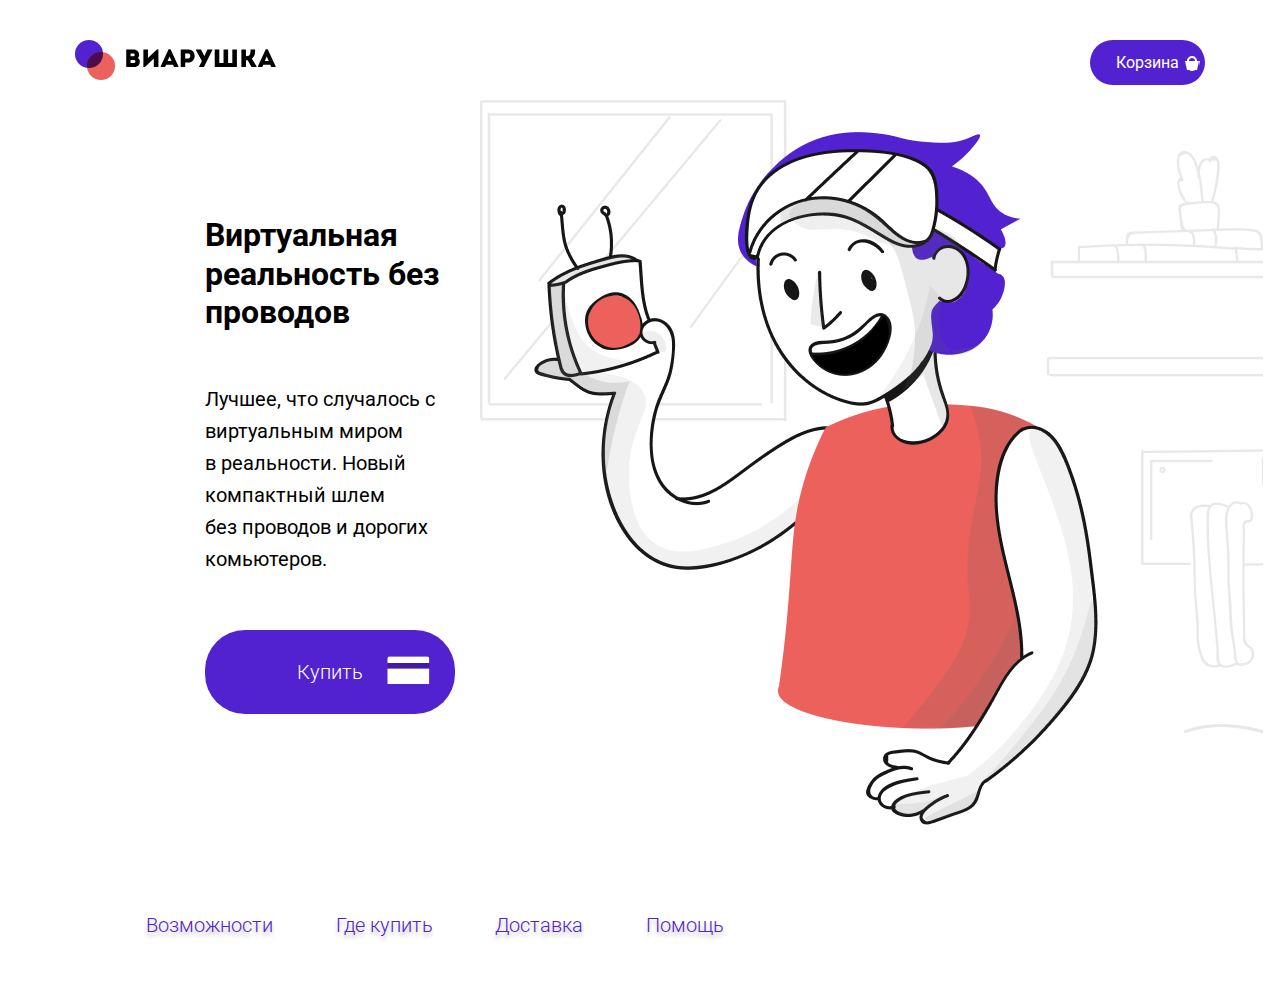
<file: index.html>
<!DOCTYPE html>
<html lang="en">

<head>
    <meta charset="UTF-8">
    <meta http-equiv="X-UA-Compatible" content="IE=edge">
    <meta name="viewport" content="width=device-width, initial-scale=1.0">
    <title>Document</title>
    <link rel="preconnect" href="https://fonts.googleapis.com">
    <link rel="preconnect" href="https://fonts.gstatic.com" crossorigin>
    <link href="https://fonts.googleapis.com/css2?family=Roboto&display=swap" rel="stylesheet">
    <link rel="stylesheet" href="style/normalize.css">
    <link rel="stylesheet" href="style/style.css">
</head>

<body>
    <header class="header">
        <div class="header__logo">
            <img src="assets/image/logo.svg" alt="Colors">
        </div>
        <div class="button">
            <button class="header__button">Корзина</button>
        </div>

    </header>
    <main class="main">
        <section class="main-banner">
            <div class="main-banner__description">
                <h1 class="main-banner__h1">Виртуальная реальность без проводов</h1>
                <p class="main-banner__p">Лучшее, что случалось с виртуальным миром в реальности. Новый компактный шлем
                    без проводов и дорогих
                    комьютеров.</p>
                <button class="botton-main main-banner__button"><a href="viar.html" target="_blank">Купить</a></button>
            </div>
            <div class="main-banner_img">
                <img src="assets/image/fon.png" alt="banner">
            </div>

        </section>
    </main>
    <footer class="footer">
        <nav class="menu footer__menu">
            <ul class="menu__list">
                <li class="menu__list-item">Возможности</li>
                <li class="menu__list-item">Где купить</li>
                <li class="menu__list-item">Доставка</li>
                <li class="menu__list-item">Помощь</li>
            </ul>
        </nav>
    </footer>
</body>

</html>
</file>
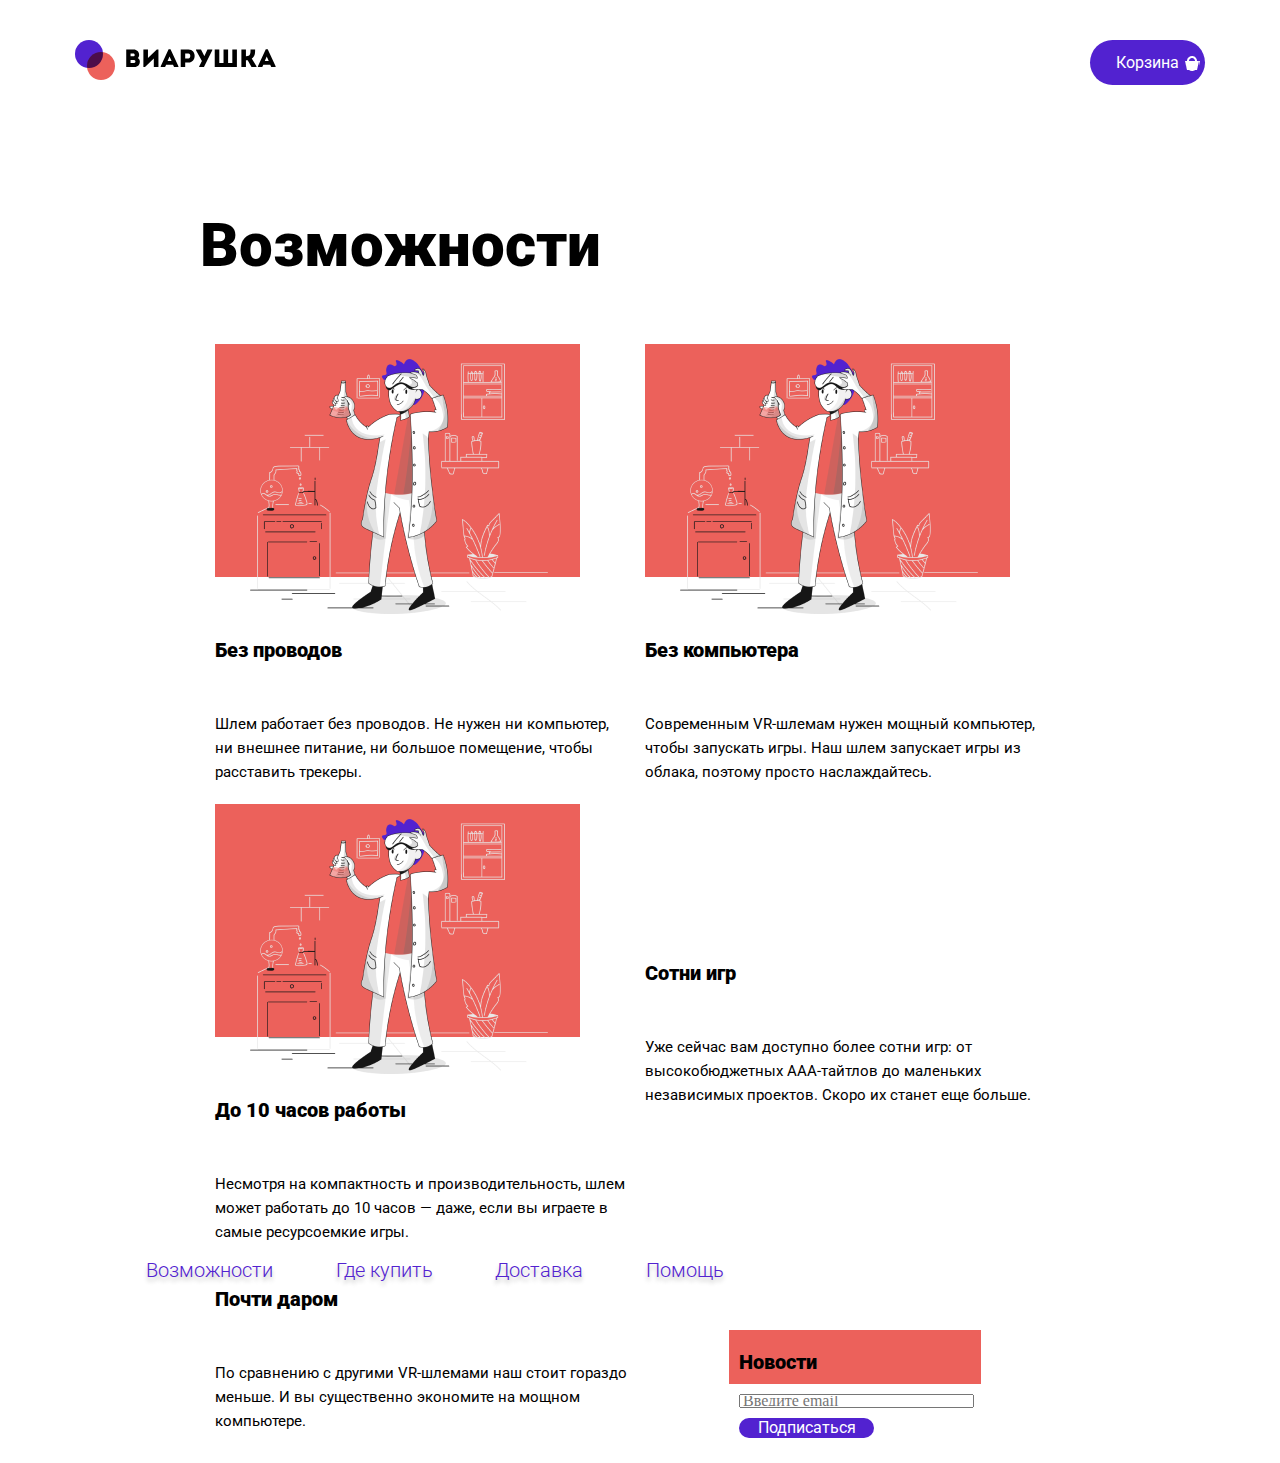
<file: viar.html>
<!DOCTYPE html>
<html lang="en">

<head>
    <meta charset="UTF-8">
    <meta http-equiv="X-UA-Compatible" content="IE=edge">
    <meta name="viewport" content="width=device-width, initial-scale=1.0">
    <title>Document</title>
    <link rel="preconnect" href="https://fonts.googleapis.com">
    <link rel="preconnect" href="https://fonts.gstatic.com" crossorigin>
    <link href="https://fonts.googleapis.com/css2?family=Roboto&display=swap" rel="stylesheet">
    <link rel="stylesheet" href="style/normalize.css">
    <link rel="stylesheet" href="style/style.css">

</head>

<body>
    <header class="header">
        <div class="header__logo">
            <img src="assets/image/logo.svg" alt="Colors">
        </div>
        <div class="button">
            <button class="header__button">Корзина</button>
        </div>

    </header>
    <main class="main-viar">
        <h2 class="main-viar__h2">Возможности</h2>
        <section class="main-viar-description">
            <div class="viar-helmet">
                <img class="viar-helmet__img" src="assets/image/1.png" alt="viar">
                <h3 class="viar-helmet__h3">Без проводов</h3>
                <p class="viar-helmet__p">Шлем работает без проводов. Не нужен ни компьютер, ни внешнее питание, ни
                    большое помещение, чтобы расставить трекеры.</p>
            </div>
            <div class="viar-computer">
                <img class="viar-computer__img" src="assets/image/1.png" alt="viar">
                <h3 class="viar-computer__h3">Без компьютера</h3>
                <p class="viar-computer__p">Современным VR-шлемам нужен мощный компьютер, чтобы запускать игры. Наш шлем
                    запускает игры из
                    облака, поэтому просто наслаждайтесь.</p>
            </div>
            <div class="working-hours">
                <img class="working-hours__img" src="assets/image/1.png" alt="viar">
                <h3 class="working-hours__h3">До 10 часов работы</h3>
                <p class="working-hours__p">Несмотря на компактность и производительность, шлем может работать до 10
                    часов — даже, если вы
                    играете в самые ресурсоемкие игры.</p>
            </div>
            <div class="viar-game">
                <h3 class="viar-game__h3">Сотни игр</h3>
                <p class="viar-game__p">Уже сейчас вам доступно более сотни игр: от высокобюджетных ААА-тайтлов до
                    маленьких независимых
                    проектов. Скоро их станет еще больше.</p>
            </div>
            <div class="viar-sale">
                <h3 class="viar-sale__h3">Почти даром</h3>
                <p class="viar-sale__p">По сравнению с другими VR-шлемами наш стоит гораздо меньше. И вы существенно
                    экономите на мощном
                    компьютере.</p>
            </div>
            <div class="viar-news">
                <h3 class="viar-news__h3">Новости</h3>
                <input class="viar-news__input" type="email" placeholder="Введите email">
                <button class="viar-news__button">Подписаться</button>
            </div>
        </section>
    </main>
    <footer class="footer">
        <nav class="menu footer-viar__menu">
            <ul class="menu__list">
                <li class="menu__list-item">Возможности</li>
                <li class="menu__list-item">Где купить</li>
                <li class="menu__list-item">Доставка</li>
                <li class="menu__list-item">Помощь</li>
            </ul>
        </nav>
    </footer>
</body>

</html>
</file>
<file: style/style.css>
.header {

    display: flex;
    justify-content: space-between;
    align-items: center;
    margin: 35px 70px 0px;
    padding: 5px;


}

.header__button {
    width: 115px;
    height: 45px;
    background-color: #5222D0;
    border: #5222D0;
    border-radius: 40px;
    font-family: 'Roboto', sans-serif;
    font-size: 16px;
    line-height: 18px;
    color: white;
}

.button {
    position: relative;
}

.button::after {
    content: '';
    position: absolute;
    bottom: 14px;
    right: 5px;
    z-index: 1;
    width: 15px;
    height: 15px;

    background-image: url('../assets/image/ico.png');


}

.main-banner {

    display: flex;
    margin: 0px 170px 0px;
    padding: 10px;
    width: 40%;

}



.main-banner__h1 {
    padding-top: 70px;
    font-family: 'Roboto', sans-serif;
    font-style: normal;
    font-weight: 900px;
    font-size: 2em;
    line-height: 120%;
    color: #000000;
}

.main-banner__p {
    padding-top: 30px;
    font-family: 'Roboto', sans-serif;
    font-style: normal;
    font-weight: 400;
    font-size: 20px;
    line-height: 160%;


    color: #000000;
}

.main-banner__button {
    width: 250px;
    height: 84px;
    margin-top: 35px;
    background-color: #5222D0;
    border: #5222D0;
    border-radius: 40px;

}

.main-banner__button a {
    font-family: 'Roboto', sans-serif;
    font-style: normal;
    font-weight: 300;
    font-size: 20px;
    line-height: 160%;
    color: white;
    cursor: pointer;
    text-decoration: none;

}

.main-banner__description {
    padding: 25px;

}

.botton-main {
    position: relative;
}

.botton-main::after {
    content: '';
    position: absolute;
    bottom: 30px;
    right: 25px;
    z-index: 1;
    width: 43px;
    height: 28px;

    background-image: url('../assets/image/ico1.png');

}

.footer {
    margin: 20px 70px 0px;
    padding: 5px;
}

.menu__list {
    display: flex;
    justify-content: space-around;
    align-items: center;

    height: 10vh;
    width: 50vw;

}

.menu__list-item {
    list-style: none;
    font-family: 'Roboto', sans-serif;
    font-style: normal;
    font-weight: 300;
    font-size: 20px;
    line-height: 160%;



    color: #5222D0;


    text-shadow: 0px 4px 4px rgba(0, 0, 0, 0.25);

}

    
@media screen and (max-width: 767px)
{
    .header {

        flex-direction: column;
        margin-left:auto; 
        margin-right: auto;
        
        
     
     
     }
     .footer {
   display: none;
    }
    .main-banner {

       flex-direction: column;
       margin-left:auto; 
       margin-right: auto;
       width: 70%;
    
    }
    .main-banner_img img {
       max-width: 350px;
       max-height: 400px;
    
    }
    


}
.main-viar {
    height: 90vh;

}

.main-viar-description {
    display: grid;
    grid-template-columns: repeat(auto-fit, minmax(350px, 1fr));
    grid-template-rows: repeat(2, 450px);
    gap: 10px;
    margin-left: 200px;
    margin-right: 200px;
    padding: 15px;
    justify-items: center;
    align-items: center;


}

.main-viar__h2 {
    padding-top: 70px;
    font-family: 'Roboto', sans-serif;
    font-style: normal;
    font-weight: 900;
    font-size: 60px;
    line-height: 120%;
    color: #000000;
    margin-left: 200px;
}

.viar-helmet__h3,
.viar-computer__h3,
.working-hours__h3,
.viar-game__h3,
.viar-sale__h3,
.viar-news__h3 {

    font-family: 'Roboto', sans-serif;
    font-style: normal;
    font-weight: 900;
    font-size: 20px;
    line-height: 120%;
    color: #000000;

}

.viar-helmet__p,
.viar-computer__p,
.working-hours__p,
.viar-game__p,
.viar-sale__p,
.viar-news__p {
    padding-top: 30px;
    font-family: 'Roboto', sans-serif;
    font-style: normal;
    font-weight: 400;
    font-size: 15px;
    line-height: 160%;


    color: #000000;
}

.footer-viar__menu {
    margin-top: 250px;

}

.viar-news {
    background-color: #EC615B;
    display: flex;
    flex-direction: column;
    width: 60%;
    height: 30%;

}

.viar-news__button {
    margin-top: 10px;
    margin-left: 10px;
    width: 135px;
    height: 38px;
    background-color: #5222D0;
    border: #5222D0;
    border-radius: 40px;
    font-family: 'Roboto', sans-serif;
    font-size: 16px;
    line-height: 18px;
    color: white;

}

.viar-news__input,
.viar-news__h3 {
    margin-left: 10px;
}

.viar-news__input {
    width: 90%;
    height: 15%;
}

@media screen and (max-width: 767px)
{
    .header {

        flex-direction: column;
        margin-left:auto; 
        margin-right: auto;
        
        
     
     
     }
     .footer {
   display: none;
    }
    
    


}
</file>
